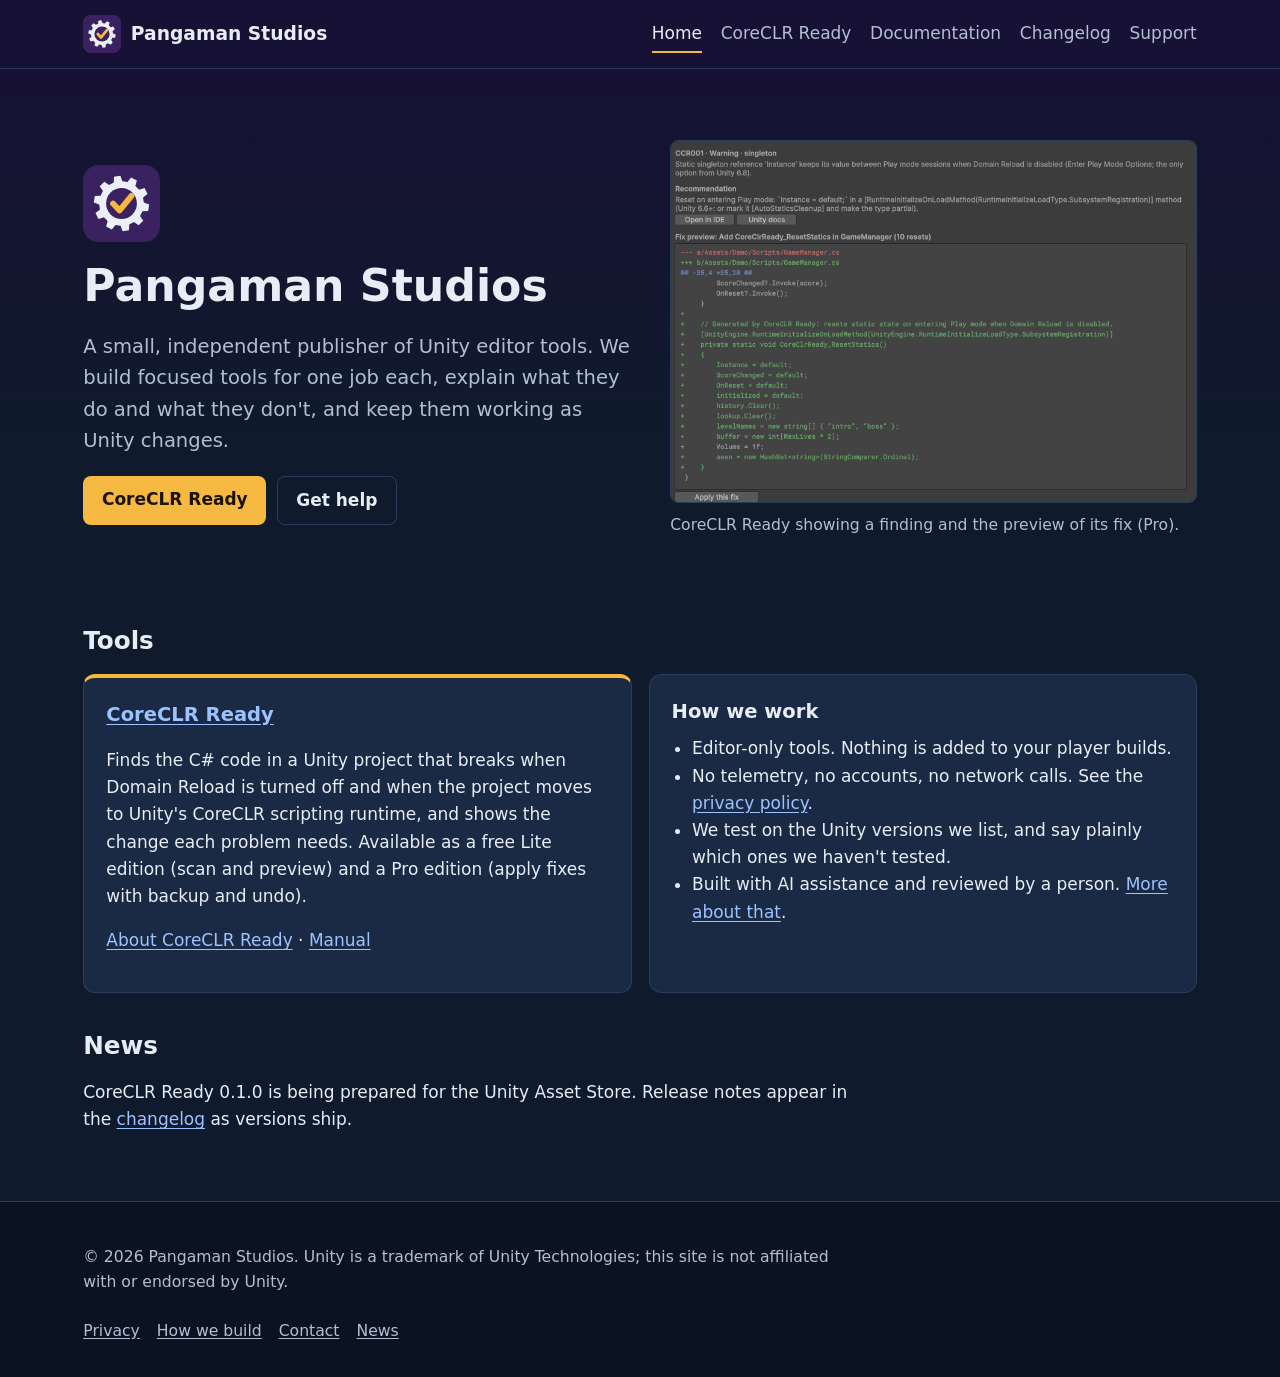
<file: index.html>
<!doctype html>
<html lang="en">
<head>
<meta charset="utf-8">
<meta name="viewport" content="width=device-width, initial-scale=1">
<title>Pangaman Studios</title>
<meta name="description" content="Pangaman Studios is a small independent publisher of Unity editor tools.">
<meta name="referrer" content="no-referrer">
<meta http-equiv="Content-Security-Policy" content="default-src 'self'; img-src 'self'; style-src 'self'; script-src 'none'; object-src 'none'; base-uri 'self'; form-action 'none'">
<link rel="icon" href="favicon.svg" type="image/svg+xml">
<link rel="stylesheet" href="assets/site.css">
</head>
<body>
<a class="skip" href="#main">Skip to content</a>
<header class="site"><div class="wrap">
<a class="brand" href="index.html"><img src="assets/img/mark.svg" alt="" width="36" height="36">Pangaman Studios</a>
<nav class="main" aria-label="Main"><ul><li><a href="index.html" aria-current="page">Home</a></li><li><a href="coreclr-ready.html">CoreCLR Ready</a></li><li><a href="docs.html">Documentation</a></li><li><a href="changelog.html">Changelog</a></li><li><a href="support.html">Support</a></li></ul></nav>
</div></header>
<main id="main"><div class="wrap">

<section class="hero">
<div>
<img class="mark" src="assets/img/mark.svg" alt="" width="72" height="72">
<h1>Pangaman Studios</h1>
<p class="lead">A small, independent publisher of Unity editor tools. We build focused tools for one job each,
explain what they do and what they don't, and keep them working as Unity changes.</p>
<div class="btns"><a class="btn" href="coreclr-ready.html">CoreCLR Ready</a><a class="btn ghost" href="support.html">Get help</a></div>
</div>
<div><figure><a href="assets/img/02-ccr001-diff-preview-dark.png"><img src="assets/img/crop-diff.png" alt="Part of the CoreCLR Ready window: a static singleton finding with a diff preview of the generated reset method and an Apply this fix button." width="872" height="600"></a><figcaption>CoreCLR Ready showing a finding and the preview of its fix (Pro).</figcaption></figure></div>
</section>

<h2>Tools</h2>
<div class="cards">
<div class="card pro">
<h3><a href="coreclr-ready.html">CoreCLR Ready</a></h3>
<p>Finds the C# code in a Unity project that breaks when Domain Reload is turned off and when the project moves to
Unity's CoreCLR scripting runtime, and shows the change each problem needs. Available as a free Lite edition
(scan and preview) and a Pro edition (apply fixes with backup and undo).</p>
<p><a href="coreclr-ready.html">About CoreCLR Ready</a> · <a href="docs.html">Manual</a></p>
</div>
<div class="card">
<h3>How we work</h3>
<ul>
<li>Editor-only tools. Nothing is added to your player builds.</li>
<li>No telemetry, no accounts, no network calls. See the <a href="privacy.html">privacy policy</a>.</li>
<li>We test on the Unity versions we list, and say plainly which ones we haven't tested.</li>
<li>Built with AI assistance and reviewed by a person. <a href="how-we-build.html">More about that</a>.</li>
</ul>
</div>
</div>

<h2>News</h2>
<p>CoreCLR Ready 0.1.0 is being prepared for the Unity Asset Store. Release notes appear in the
<a href="changelog.html">changelog</a> as versions ship.</p>

</div></main>
<footer class="site"><div class="wrap">
<p>© 2026 Pangaman Studios. Unity is a trademark of Unity Technologies; this site is not affiliated with or endorsed by Unity.</p>
<ul><li><a href="privacy.html">Privacy</a></li><li><a href="how-we-build.html">How we build</a></li><li><a href="support.html">Contact</a></li><li><a href="changelog.html">News</a></li></ul>
</div></footer>
</body>
</html>
</file>
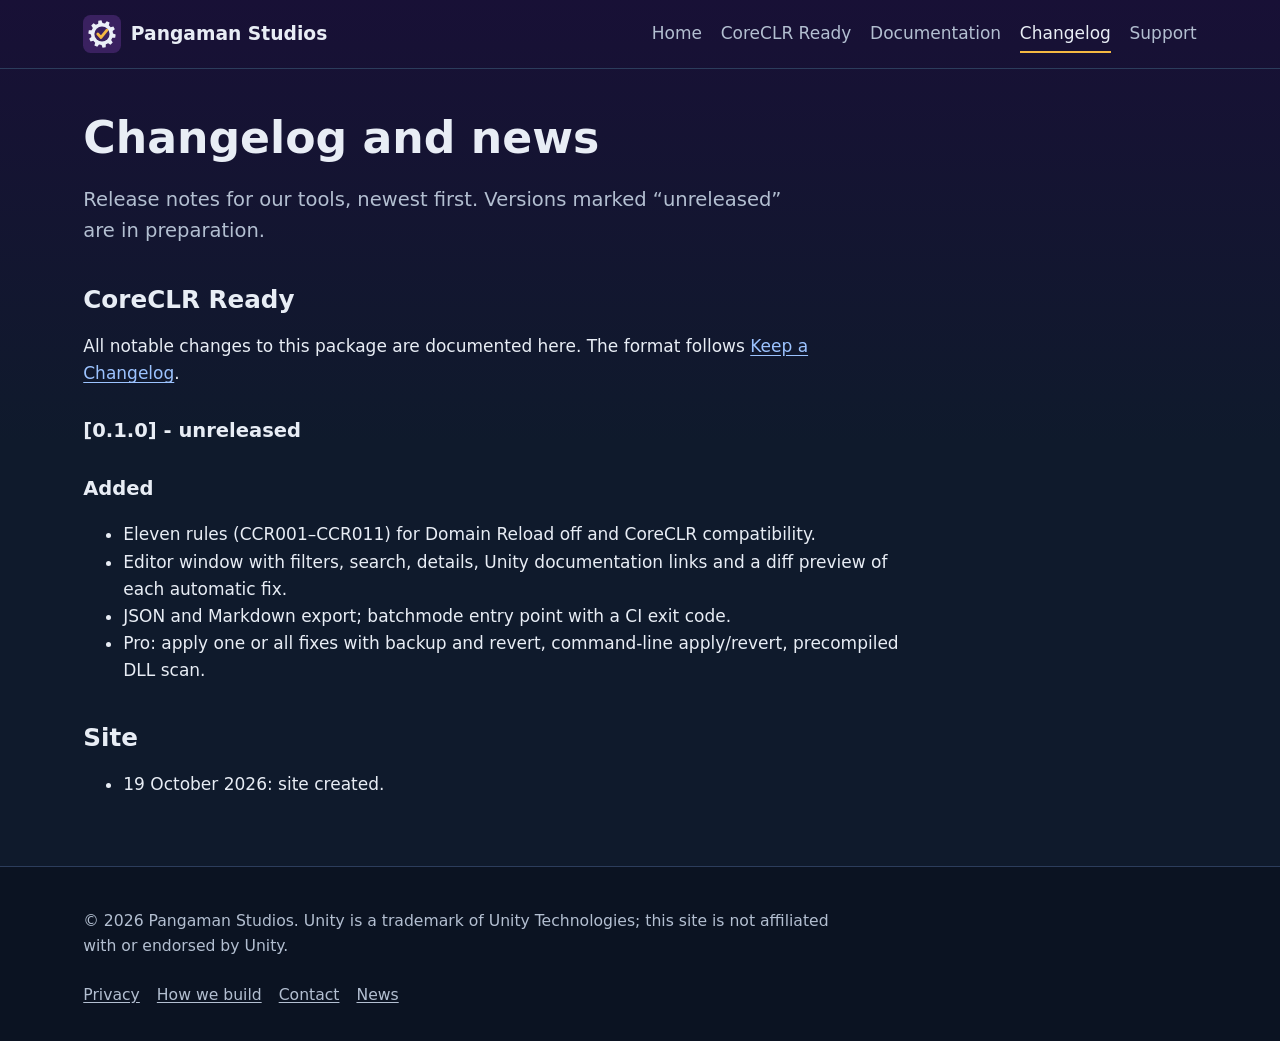
<file: changelog.html>
<!doctype html>
<html lang="en">
<head>
<meta charset="utf-8">
<meta name="viewport" content="width=device-width, initial-scale=1">
<title>Changelog · Pangaman Studios</title>
<meta name="description" content="Release notes and news for Pangaman Studios tools.">
<meta name="referrer" content="no-referrer">
<meta http-equiv="Content-Security-Policy" content="default-src 'self'; img-src 'self'; style-src 'self'; script-src 'none'; object-src 'none'; base-uri 'self'; form-action 'none'">
<link rel="icon" href="favicon.svg" type="image/svg+xml">
<link rel="stylesheet" href="assets/site.css">
</head>
<body>
<a class="skip" href="#main">Skip to content</a>
<header class="site"><div class="wrap">
<a class="brand" href="index.html"><img src="assets/img/mark.svg" alt="" width="36" height="36">Pangaman Studios</a>
<nav class="main" aria-label="Main"><ul><li><a href="index.html">Home</a></li><li><a href="coreclr-ready.html">CoreCLR Ready</a></li><li><a href="docs.html">Documentation</a></li><li><a href="changelog.html" aria-current="page">Changelog</a></li><li><a href="support.html">Support</a></li></ul></nav>
</div></header>
<main id="main"><div class="wrap">
<h1>Changelog and news</h1>
<p class="lead">Release notes for our tools, newest first. Versions marked “unreleased” are in preparation.</p>
<h2>CoreCLR Ready</h2>
<div class="prose"><p>All notable changes to this package are documented here. The format follows <a href="https://keepachangelog.com/en/1.1.0/">Keep a Changelog</a>.</p>
<h3 id="010-unreleased">[0.1.0] - unreleased</h3>
<h3 id="added">Added</h3>
<ul>
<li>Eleven rules (CCR001–CCR011) for Domain Reload off and CoreCLR compatibility.</li>
<li>Editor window with filters, search, details, Unity documentation links and a diff preview of each automatic fix.</li>
<li>JSON and Markdown export; batchmode entry point with a CI exit code.</li>
<li>Pro: apply one or all fixes with backup and revert, command-line apply/revert, precompiled DLL scan.</li>
</ul></div>
<h2>Site</h2>
<ul><li>19 October 2026: site created.</li></ul>

</div></main>
<footer class="site"><div class="wrap">
<p>© 2026 Pangaman Studios. Unity is a trademark of Unity Technologies; this site is not affiliated with or endorsed by Unity.</p>
<ul><li><a href="privacy.html">Privacy</a></li><li><a href="how-we-build.html">How we build</a></li><li><a href="support.html">Contact</a></li><li><a href="changelog.html">News</a></li></ul>
</div></footer>
</body>
</html>
</file>
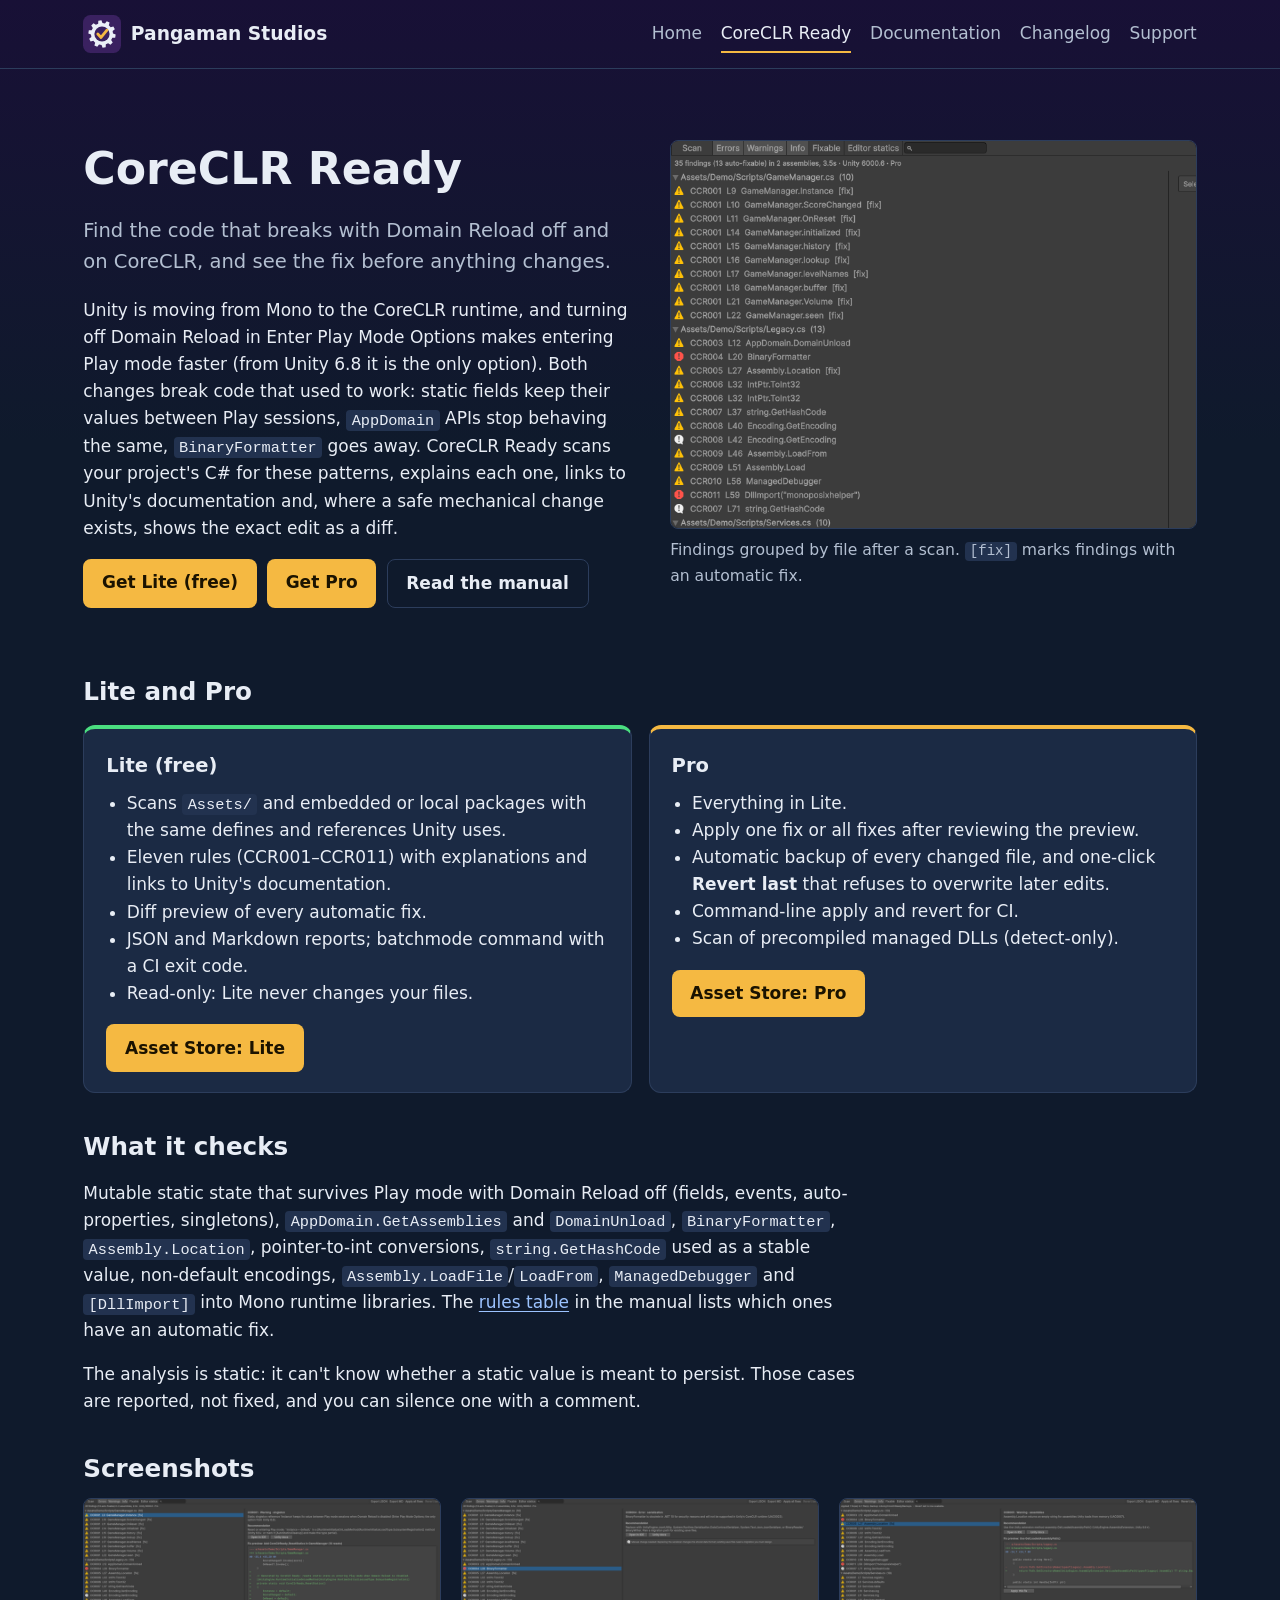
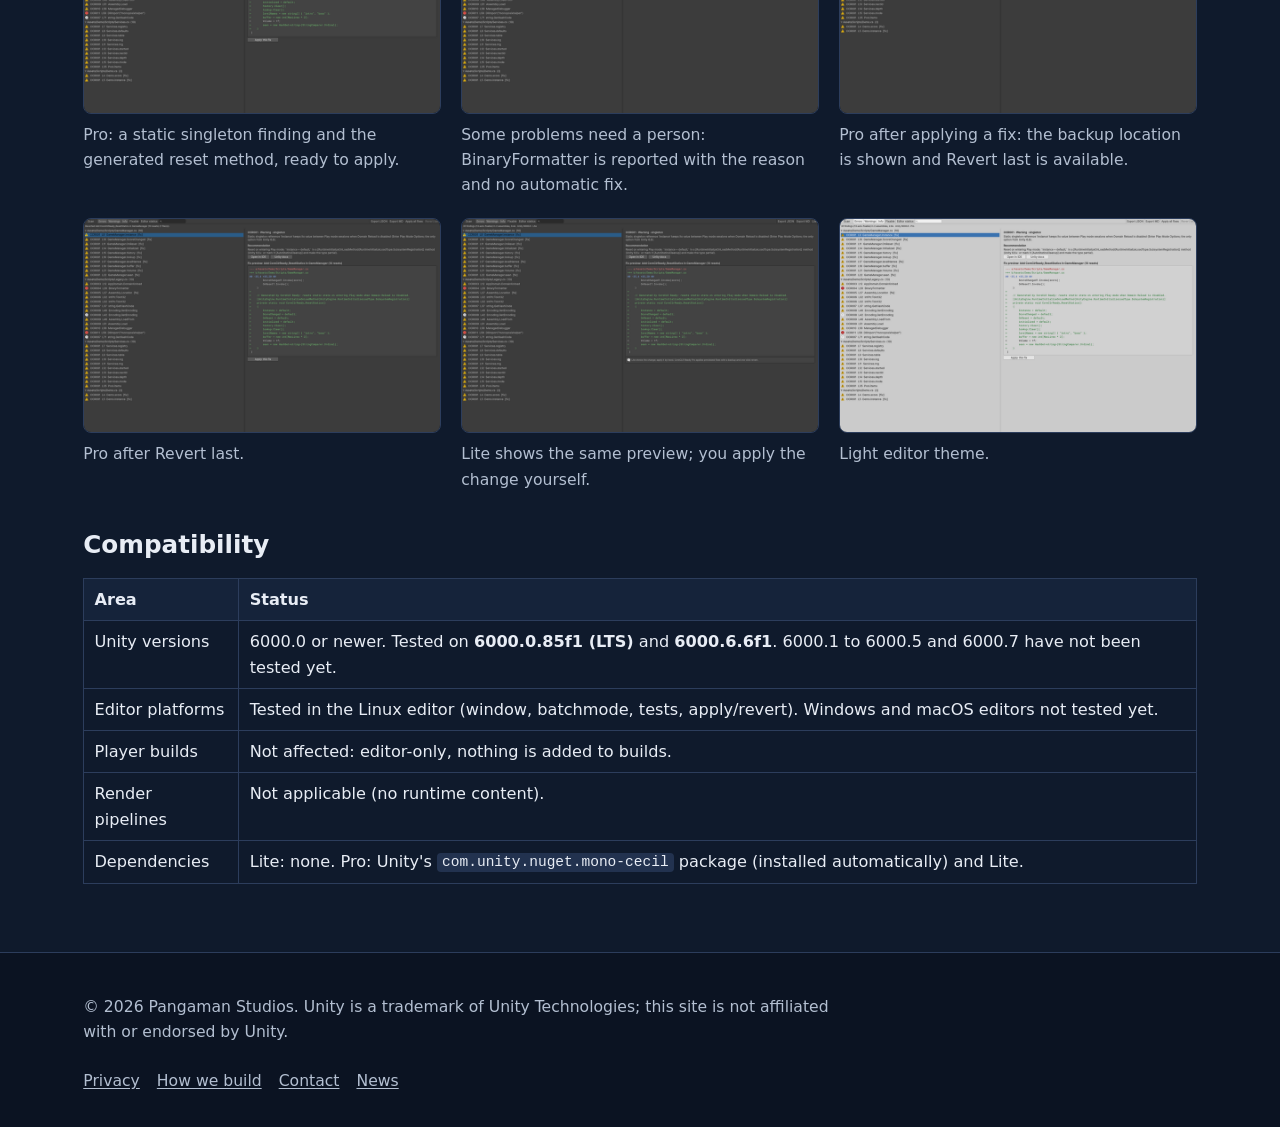
<file: coreclr-ready.html>
<!doctype html>
<html lang="en">
<head>
<meta charset="utf-8">
<meta name="viewport" content="width=device-width, initial-scale=1">
<title>CoreCLR Ready · Pangaman Studios</title>
<meta name="description" content="CoreCLR Ready finds Unity C# code that breaks with Domain Reload off and on CoreCLR, and previews the fix.">
<meta name="referrer" content="no-referrer">
<meta http-equiv="Content-Security-Policy" content="default-src 'self'; img-src 'self'; style-src 'self'; script-src 'none'; object-src 'none'; base-uri 'self'; form-action 'none'">
<link rel="icon" href="favicon.svg" type="image/svg+xml">
<link rel="stylesheet" href="assets/site.css">
</head>
<body>
<a class="skip" href="#main">Skip to content</a>
<header class="site"><div class="wrap">
<a class="brand" href="index.html"><img src="assets/img/mark.svg" alt="" width="36" height="36">Pangaman Studios</a>
<nav class="main" aria-label="Main"><ul><li><a href="index.html">Home</a></li><li><a href="coreclr-ready.html" aria-current="page">CoreCLR Ready</a></li><li><a href="docs.html">Documentation</a></li><li><a href="changelog.html">Changelog</a></li><li><a href="support.html">Support</a></li></ul></nav>
</div></header>
<main id="main"><div class="wrap">

<section class="hero">
<div>
<h1>CoreCLR Ready</h1>
<p class="lead">Find the code that breaks with Domain Reload off and on CoreCLR, and see the fix before anything changes.</p>
<p>Unity is moving from Mono to the CoreCLR runtime, and turning off Domain Reload in Enter Play Mode Options
makes entering Play mode faster (from Unity 6.8 it is the only option). Both changes break code that used to work: static fields
keep their values between Play sessions, <code>AppDomain</code> APIs stop behaving the same, <code>BinaryFormatter</code>
goes away. CoreCLR Ready scans your project's C# for these patterns, explains each one, links to Unity's
documentation and, where a safe mechanical change exists, shows the exact edit as a diff.</p>
<div class="btns"><a class="btn" href="https://assetstore.unity.com/">Get Lite (free)</a><a class="btn" href="https://assetstore.unity.com/">Get Pro</a><a class="btn ghost" href="docs.html">Read the manual</a></div>
</div>
<div><figure><a href="assets/img/01-findings-list-dark.png"><img src="assets/img/crop-list.png" alt="Findings list grouped by file after a scan of a demo project, with warning and error icons and [fix] tags." width="760" height="560"></a><figcaption>Findings grouped by file after a scan. <code>[fix]</code> marks findings with an automatic fix.</figcaption></figure></div>
</section>

<h2>Lite and Pro</h2>
<div class="cards">
<div class="card lite">
<h3>Lite (free)</h3>
<ul>
<li>Scans <code>Assets/</code> and embedded or local packages with the same defines and references Unity uses.</li>
<li>Eleven rules (CCR001–CCR011) with explanations and links to Unity's documentation.</li>
<li>Diff preview of every automatic fix.</li>
<li>JSON and Markdown reports; batchmode command with a CI exit code.</li>
<li>Read-only: Lite never changes your files.</li>
</ul>
<a class="btn" href="https://assetstore.unity.com/">Asset Store: Lite</a>
</div>
<div class="card pro">
<h3>Pro</h3>
<ul>
<li>Everything in Lite.</li>
<li>Apply one fix or all fixes after reviewing the preview.</li>
<li>Automatic backup of every changed file, and one-click <strong>Revert last</strong> that refuses to overwrite later edits.</li>
<li>Command-line apply and revert for CI.</li>
<li>Scan of precompiled managed DLLs (detect-only).</li>
</ul>
<a class="btn" href="https://assetstore.unity.com/">Asset Store: Pro</a>
</div>
</div>

<h2>What it checks</h2>
<p>Mutable static state that survives Play mode with Domain Reload off (fields, events, auto-properties,
singletons), <code>AppDomain.GetAssemblies</code> and <code>DomainUnload</code>, <code>BinaryFormatter</code>,
<code>Assembly.Location</code>, pointer-to-int conversions, <code>string.GetHashCode</code> used as a stable value,
non-default encodings, <code>Assembly.LoadFile</code>/<code>LoadFrom</code>, <code>ManagedDebugger</code> and
<code>[DllImport]</code> into Mono runtime libraries. The <a href="docs.html#4-rules">rules table</a> in the manual
lists which ones have an automatic fix.</p>
<p>The analysis is static: it can't know whether a static value is meant to persist. Those cases are reported, not
fixed, and you can silence one with a comment.</p>

<h2>Screenshots</h2>
<div class="shots">
<figure><a href="assets/img/02-ccr001-diff-preview-dark.png"><img src="assets/img/02-ccr001-diff-preview-dark-800.png" alt="A static singleton finding with the diff preview of a generated reset method and the Apply this fix button." width="800" height="480" loading="lazy"></a><figcaption>Pro: a static singleton finding and the generated reset method, ready to apply.</figcaption></figure>
<figure><a href="assets/img/03-ccr004-manual-change-dark.png"><img src="assets/img/03-ccr004-manual-change-dark-800.png" alt="A BinaryFormatter error with the recommendation and a note that a manual change is needed." width="800" height="480" loading="lazy"></a><figcaption>Some problems need a person: BinaryFormatter is reported with the reason and no automatic fix.</figcaption></figure>
<figure><a href="assets/img/04-pro-after-apply-dark.png"><img src="assets/img/04-pro-after-apply-dark-800.png" alt="The window after applying a fix: the status line names the backup folder and Revert last is enabled." width="800" height="480" loading="lazy"></a><figcaption>Pro after applying a fix: the backup location is shown and Revert last is available.</figcaption></figure>
<figure><a href="assets/img/05-pro-after-revert-dark.png"><img src="assets/img/05-pro-after-revert-dark-800.png" alt="The window after Revert last: the status line reports the reverted fix and the findings are back." width="800" height="480" loading="lazy"></a><figcaption>Pro after Revert last.</figcaption></figure>
<figure><a href="assets/img/06-lite-diff-preview-dark.png"><img src="assets/img/06-lite-diff-preview-dark-800.png" alt="Lite showing the same diff preview with a note that Lite does not apply changes." width="800" height="480" loading="lazy"></a><figcaption>Lite shows the same preview; you apply the change yourself.</figcaption></figure>
<figure><a href="assets/img/07-ccr001-diff-preview-light.png"><img src="assets/img/07-ccr001-diff-preview-light-800.png" alt="The window in Unity&#x27;s light editor theme." width="800" height="480" loading="lazy"></a><figcaption>Light editor theme.</figcaption></figure>
</div>

<h2>Compatibility</h2>
<table>
<thead><tr><th scope="col">Area</th><th scope="col">Status</th></tr></thead>
<tbody>
<tr><td>Unity versions</td><td>6000.0 or newer. Tested on <strong>6000.0.85f1 (LTS)</strong> and <strong>6000.6.6f1</strong>.
6000.1 to 6000.5 and 6000.7 have not been tested yet.</td></tr>
<tr><td>Editor platforms</td><td>Tested in the Linux editor (window, batchmode, tests, apply/revert). Windows and macOS editors not tested yet.</td></tr>
<tr><td>Player builds</td><td>Not affected: editor-only, nothing is added to builds.</td></tr>
<tr><td>Render pipelines</td><td>Not applicable (no runtime content).</td></tr>
<tr><td>Dependencies</td><td>Lite: none. Pro: Unity's <code>com.unity.nuget.mono-cecil</code> package (installed automatically) and Lite.</td></tr>
</tbody>
</table>

</div></main>
<footer class="site"><div class="wrap">
<p>© 2026 Pangaman Studios. Unity is a trademark of Unity Technologies; this site is not affiliated with or endorsed by Unity.</p>
<ul><li><a href="privacy.html">Privacy</a></li><li><a href="how-we-build.html">How we build</a></li><li><a href="support.html">Contact</a></li><li><a href="changelog.html">News</a></li></ul>
</div></footer>
</body>
</html>
</file>
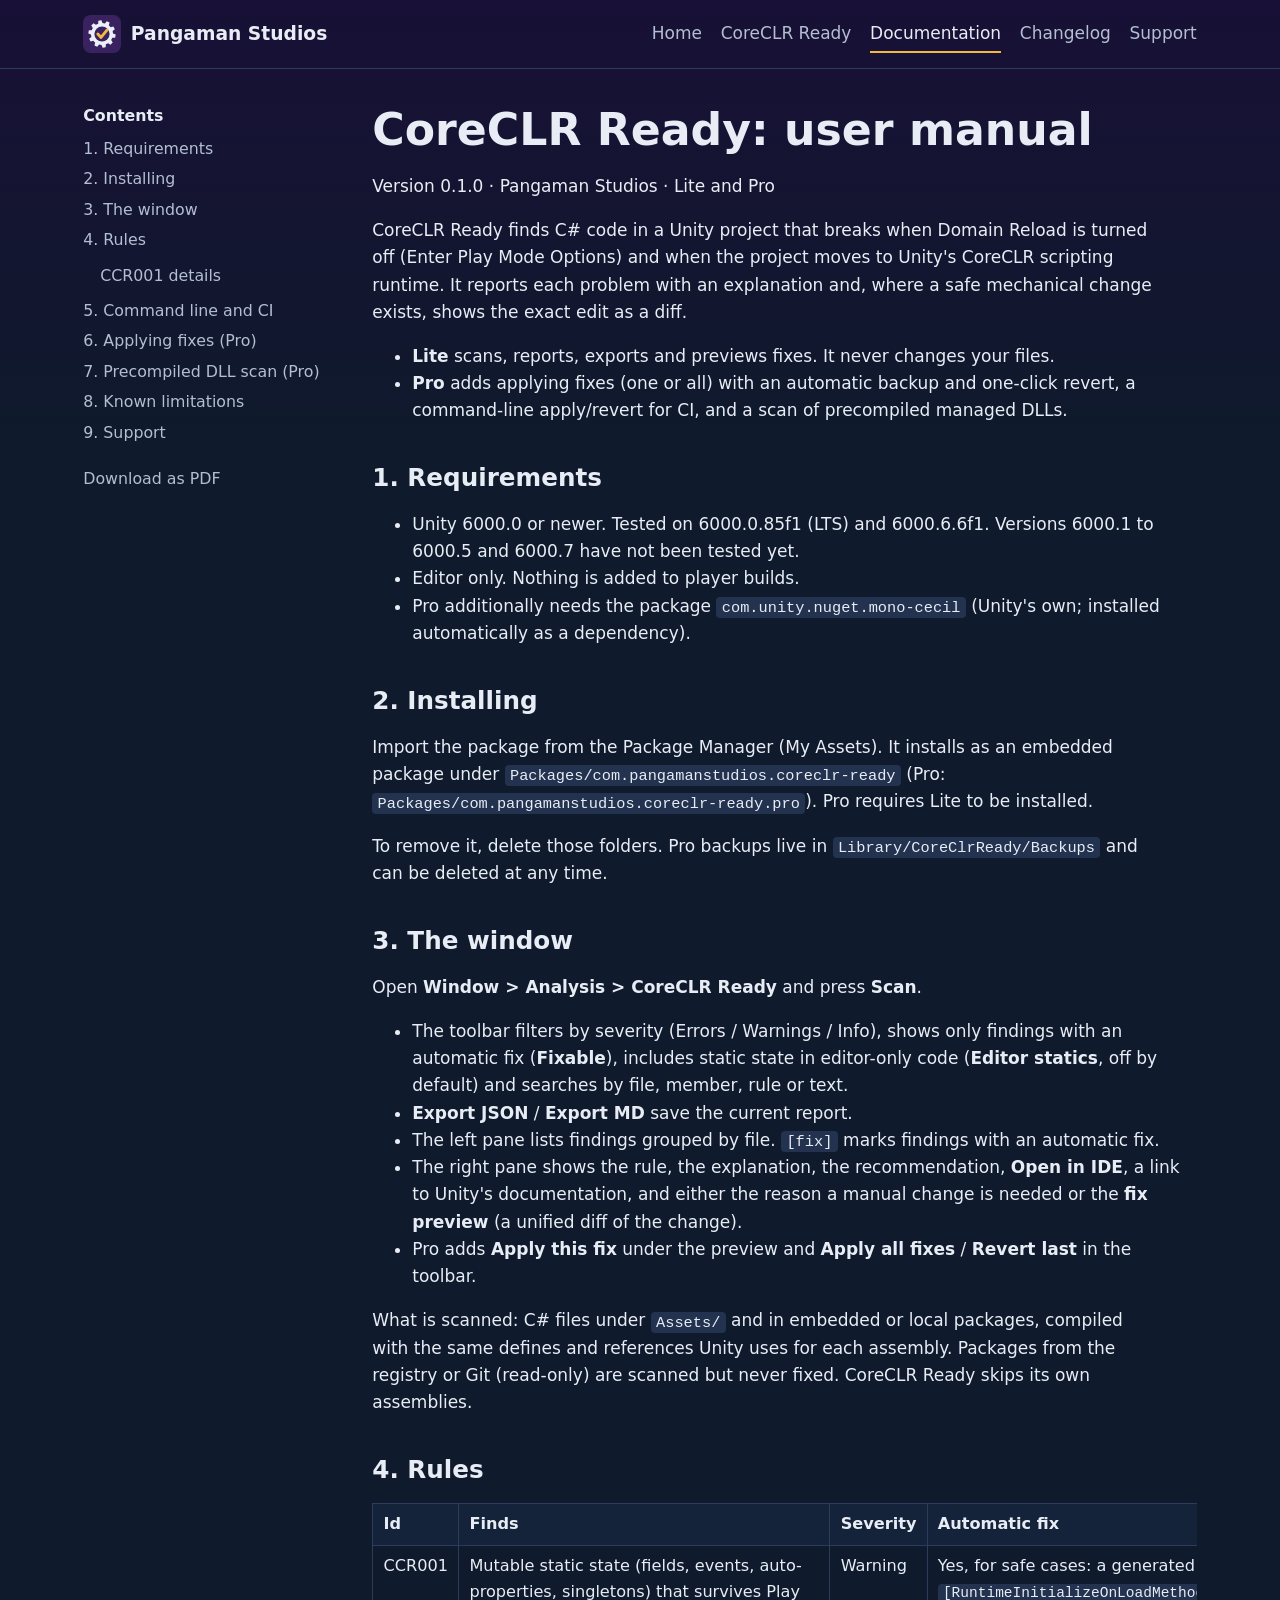
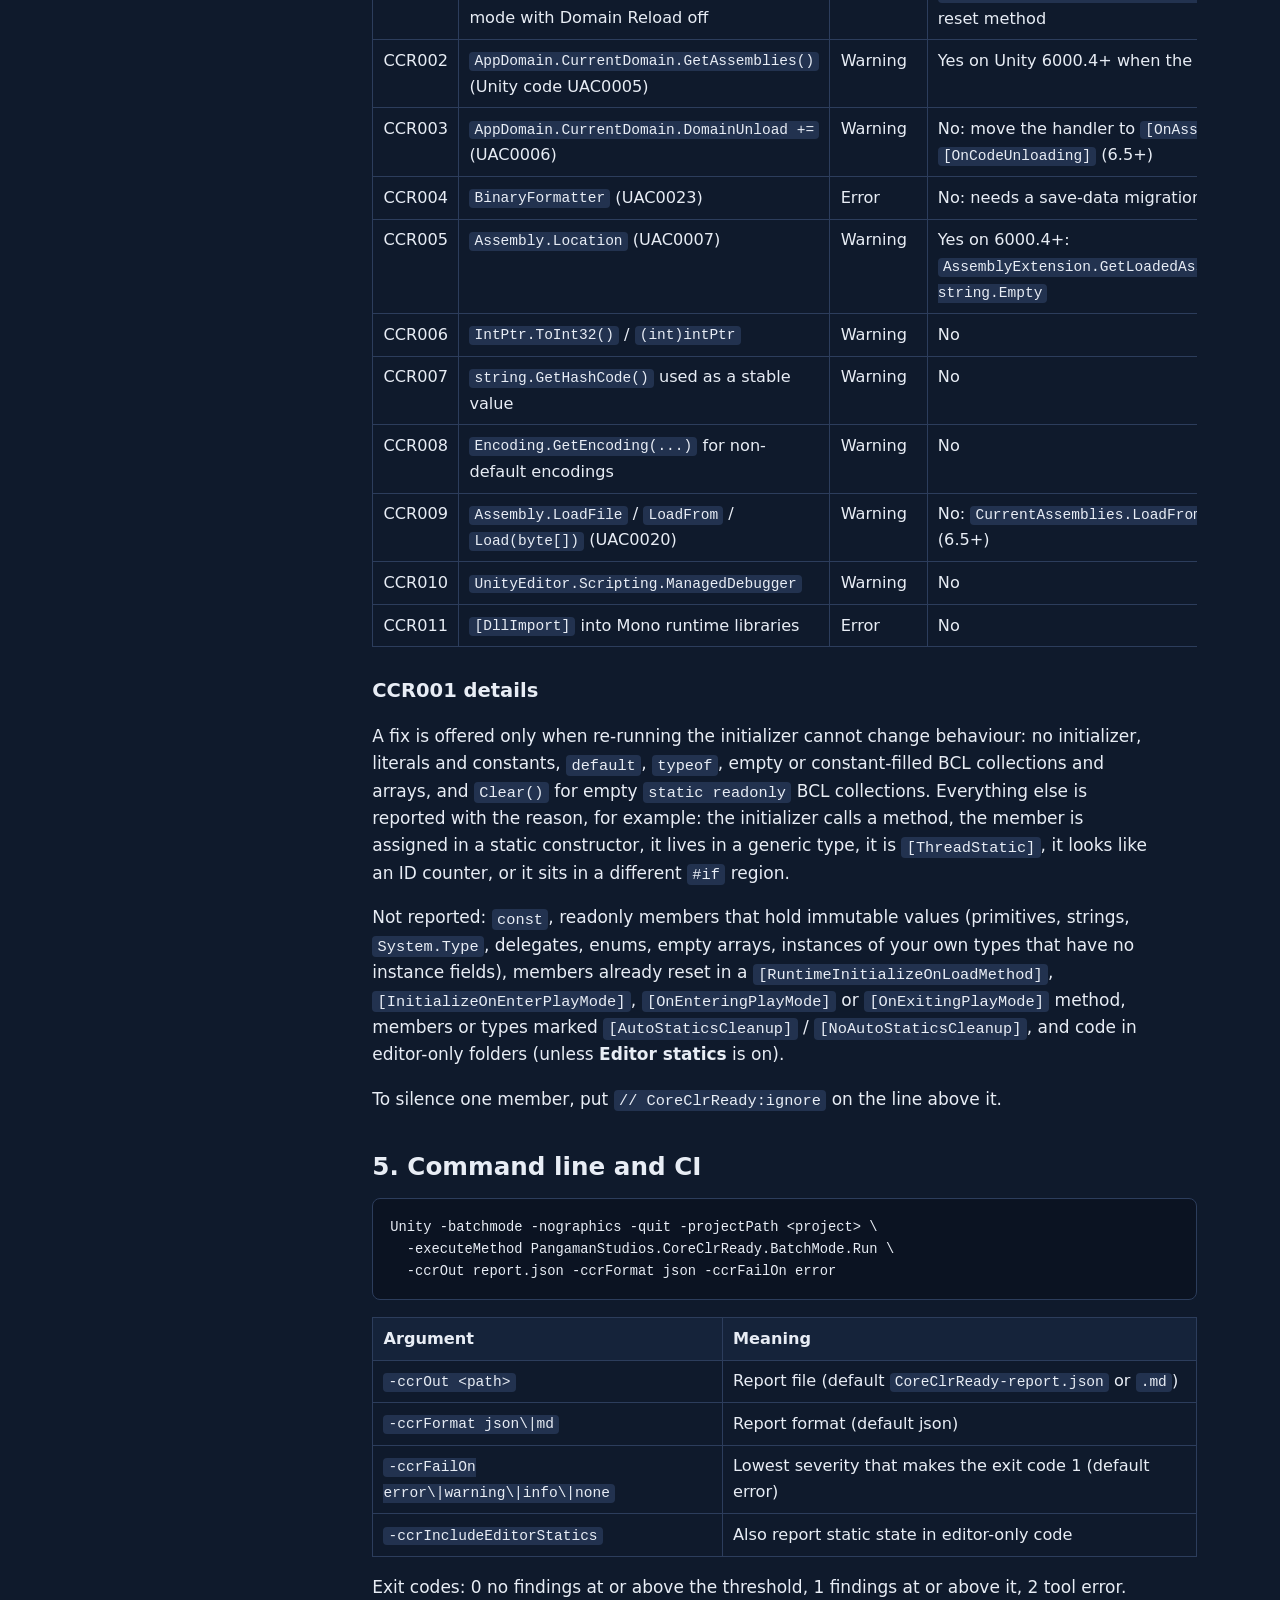
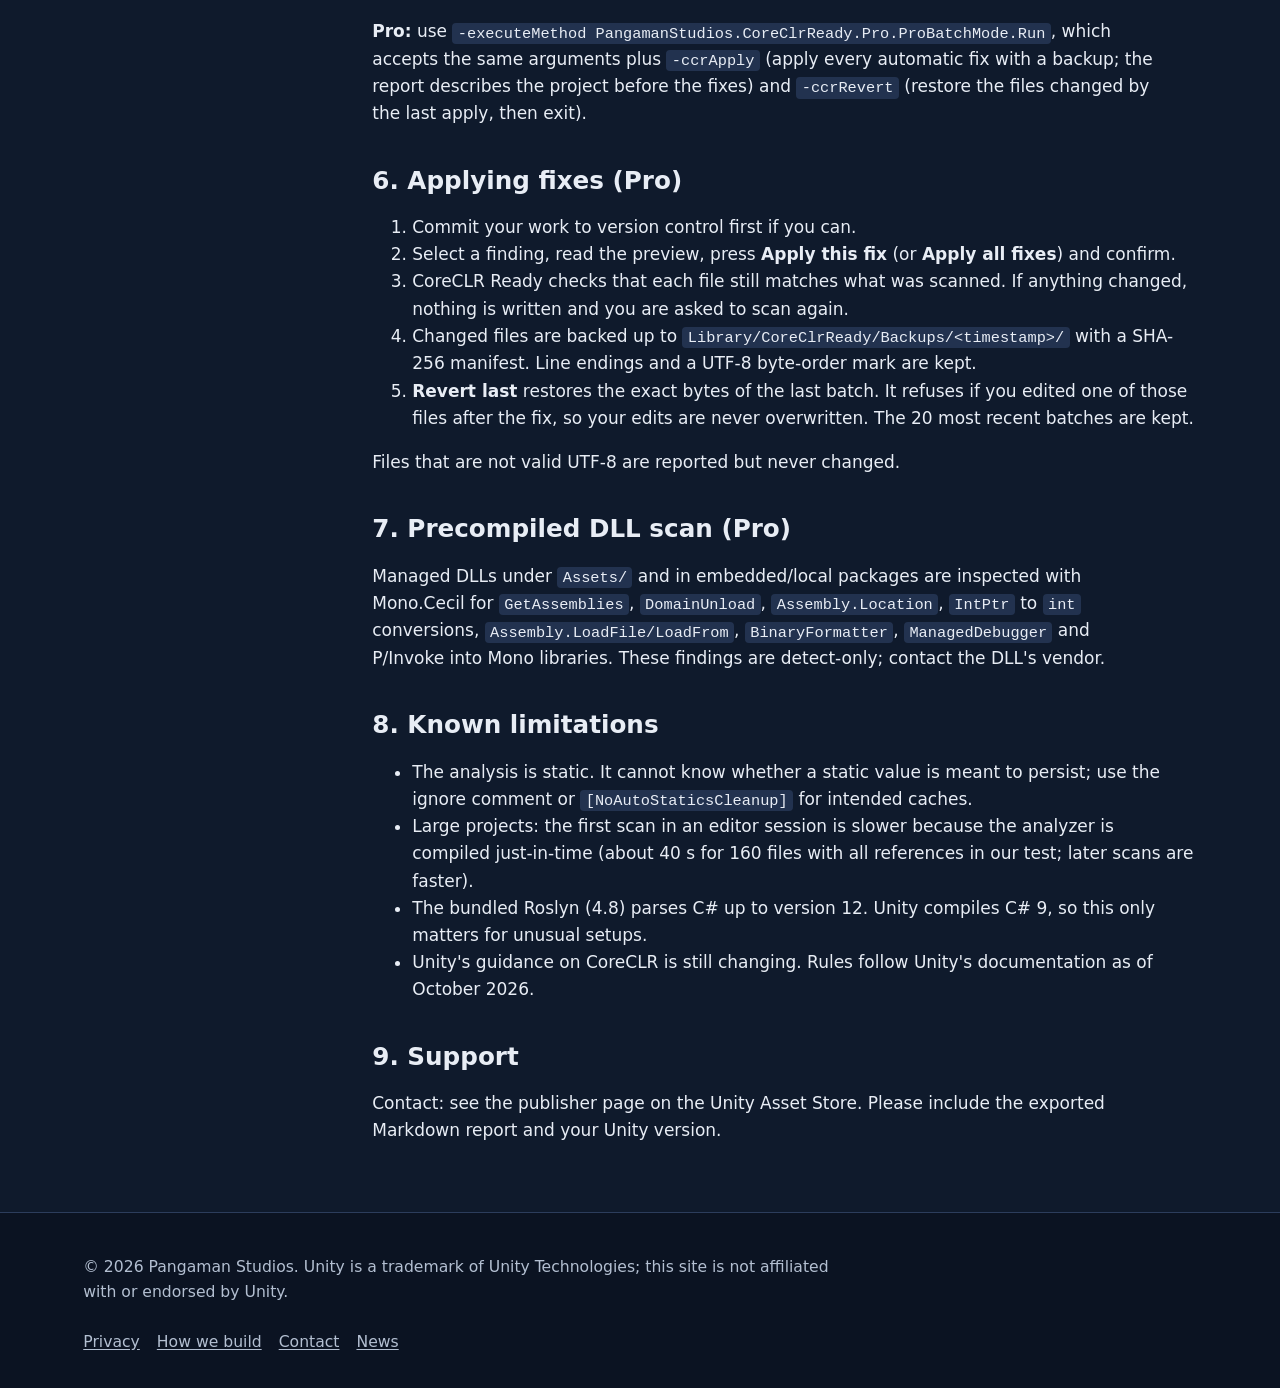
<file: docs.html>
<!doctype html>
<html lang="en">
<head>
<meta charset="utf-8">
<meta name="viewport" content="width=device-width, initial-scale=1">
<title>CoreCLR Ready manual · Pangaman Studios</title>
<meta name="description" content="User manual for CoreCLR Ready Lite and Pro.">
<meta name="referrer" content="no-referrer">
<meta http-equiv="Content-Security-Policy" content="default-src 'self'; img-src 'self'; style-src 'self'; script-src 'none'; object-src 'none'; base-uri 'self'; form-action 'none'">
<link rel="icon" href="favicon.svg" type="image/svg+xml">
<link rel="stylesheet" href="assets/site.css">
</head>
<body>
<a class="skip" href="#main">Skip to content</a>
<header class="site"><div class="wrap">
<a class="brand" href="index.html"><img src="assets/img/mark.svg" alt="" width="36" height="36">Pangaman Studios</a>
<nav class="main" aria-label="Main"><ul><li><a href="index.html">Home</a></li><li><a href="coreclr-ready.html">CoreCLR Ready</a></li><li><a href="docs.html" aria-current="page">Documentation</a></li><li><a href="changelog.html">Changelog</a></li><li><a href="support.html">Support</a></li></ul></nav>
</div></header>
<main id="main"><div class="wrap">
<div class="doc">
<nav class="toc" aria-label="Manual contents"><strong>Contents</strong><div class="toc">
<ul>
<li><a href="#1-requirements">1. Requirements</a></li>
<li><a href="#2-installing">2. Installing</a></li>
<li><a href="#3-the-window">3. The window</a></li>
<li><a href="#4-rules">4. Rules</a><ul>
<li><a href="#ccr001-details">CCR001 details</a></li>
</ul>
</li>
<li><a href="#5-command-line-and-ci">5. Command line and CI</a></li>
<li><a href="#6-applying-fixes-pro">6. Applying fixes (Pro)</a></li>
<li><a href="#7-precompiled-dll-scan-pro">7. Precompiled DLL scan (Pro)</a></li>
<li><a href="#8-known-limitations">8. Known limitations</a></li>
<li><a href="#9-support">9. Support</a></li>
</ul>
</div>
<p><a href="assets/coreclr-ready-manual.pdf">Download as PDF</a></p></nav>
<article class="prose"><h1 id="coreclr-ready-user-manual">CoreCLR Ready: user manual</h1>
<p>Version 0.1.0 · Pangaman Studios · Lite and Pro</p>
<p>CoreCLR Ready finds C# code in a Unity project that breaks when Domain Reload is turned off (Enter Play Mode
Options) and when the project moves to Unity's CoreCLR scripting runtime. It reports each problem with an
explanation and, where a safe mechanical change exists, shows the exact edit as a diff.</p>
<ul>
<li><strong>Lite</strong> scans, reports, exports and previews fixes. It never changes your files.</li>
<li><strong>Pro</strong> adds applying fixes (one or all) with an automatic backup and one-click revert, a command-line apply/revert
  for CI, and a scan of precompiled managed DLLs.</li>
</ul>
<h2 id="1-requirements">1. Requirements</h2>
<ul>
<li>Unity 6000.0 or newer. Tested on 6000.0.85f1 (LTS) and 6000.6.6f1. Versions 6000.1 to 6000.5 and 6000.7 have not been tested yet.</li>
<li>Editor only. Nothing is added to player builds.</li>
<li>Pro additionally needs the package <code>com.unity.nuget.mono-cecil</code> (Unity's own; installed automatically as a dependency).</li>
</ul>
<h2 id="2-installing">2. Installing</h2>
<p>Import the package from the Package Manager (My Assets). It installs as an embedded package under
<code>Packages/com.pangamanstudios.coreclr-ready</code> (Pro: <code>Packages/com.pangamanstudios.coreclr-ready.pro</code>).
Pro requires Lite to be installed.</p>
<p>To remove it, delete those folders. Pro backups live in <code>Library/CoreClrReady/Backups</code> and can be deleted at any time.</p>
<h2 id="3-the-window">3. The window</h2>
<p>Open <strong>Window &gt; Analysis &gt; CoreCLR Ready</strong> and press <strong>Scan</strong>.</p>
<ul>
<li>The toolbar filters by severity (Errors / Warnings / Info), shows only findings with an automatic fix (<strong>Fixable</strong>),
  includes static state in editor-only code (<strong>Editor statics</strong>, off by default) and searches by file, member, rule or text.</li>
<li><strong>Export JSON</strong> / <strong>Export MD</strong> save the current report.</li>
<li>The left pane lists findings grouped by file. <code>[fix]</code> marks findings with an automatic fix.</li>
<li>The right pane shows the rule, the explanation, the recommendation, <strong>Open in IDE</strong>, a link to Unity's documentation,
  and either the reason a manual change is needed or the <strong>fix preview</strong> (a unified diff of the change).</li>
<li>Pro adds <strong>Apply this fix</strong> under the preview and <strong>Apply all fixes</strong> / <strong>Revert last</strong> in the toolbar.</li>
</ul>
<p>What is scanned: C# files under <code>Assets/</code> and in embedded or local packages, compiled with the same defines and
references Unity uses for each assembly. Packages from the registry or Git (read-only) are scanned but never fixed.
CoreCLR Ready skips its own assemblies.</p>
<h2 id="4-rules">4. Rules</h2>
<table>
<thead>
<tr>
<th>Id</th>
<th>Finds</th>
<th>Severity</th>
<th>Automatic fix</th>
</tr>
</thead>
<tbody>
<tr>
<td>CCR001</td>
<td>Mutable static state (fields, events, auto-properties, singletons) that survives Play mode with Domain Reload off</td>
<td>Warning</td>
<td>Yes, for safe cases: a generated <code>[RuntimeInitializeOnLoadMethod(SubsystemRegistration)]</code> reset method</td>
</tr>
<tr>
<td>CCR002</td>
<td><code>AppDomain.CurrentDomain.GetAssemblies()</code> (Unity code UAC0005)</td>
<td>Warning</td>
<td>Yes on Unity 6000.4+ when the result is only enumerated</td>
</tr>
<tr>
<td>CCR003</td>
<td><code>AppDomain.CurrentDomain.DomainUnload +=</code> (UAC0006)</td>
<td>Warning</td>
<td>No: move the handler to <code>[OnAssemblyUnloading]</code> / <code>[OnCodeUnloading]</code> (6.5+)</td>
</tr>
<tr>
<td>CCR004</td>
<td><code>BinaryFormatter</code> (UAC0023)</td>
<td>Error</td>
<td>No: needs a save-data migration</td>
</tr>
<tr>
<td>CCR005</td>
<td><code>Assembly.Location</code> (UAC0007)</td>
<td>Warning</td>
<td>Yes on 6000.4+: <code>AssemblyExtension.GetLoadedAssemblyPath(a) ?? string.Empty</code></td>
</tr>
<tr>
<td>CCR006</td>
<td><code>IntPtr.ToInt32()</code> / <code>(int)intPtr</code></td>
<td>Warning</td>
<td>No</td>
</tr>
<tr>
<td>CCR007</td>
<td><code>string.GetHashCode()</code> used as a stable value</td>
<td>Warning</td>
<td>No</td>
</tr>
<tr>
<td>CCR008</td>
<td><code>Encoding.GetEncoding(...)</code> for non-default encodings</td>
<td>Warning</td>
<td>No</td>
</tr>
<tr>
<td>CCR009</td>
<td><code>Assembly.LoadFile</code> / <code>LoadFrom</code> / <code>Load(byte[])</code> (UAC0020)</td>
<td>Warning</td>
<td>No: <code>CurrentAssemblies.LoadFromPath</code> / <code>LoadFromBytes</code> (6.5+)</td>
</tr>
<tr>
<td>CCR010</td>
<td><code>UnityEditor.Scripting.ManagedDebugger</code></td>
<td>Warning</td>
<td>No</td>
</tr>
<tr>
<td>CCR011</td>
<td><code>[DllImport]</code> into Mono runtime libraries</td>
<td>Error</td>
<td>No</td>
</tr>
</tbody>
</table>
<h3 id="ccr001-details">CCR001 details</h3>
<p>A fix is offered only when re-running the initializer cannot change behaviour: no initializer, literals and
constants, <code>default</code>, <code>typeof</code>, empty or constant-filled BCL collections and arrays, and <code>Clear()</code> for
empty <code>static readonly</code> BCL collections. Everything else is reported with the reason, for example: the initializer
calls a method, the member is assigned in a static constructor, it lives in a generic type, it is <code>[ThreadStatic]</code>,
it looks like an ID counter, or it sits in a different <code>#if</code> region.</p>
<p>Not reported: <code>const</code>, readonly members that hold immutable values (primitives, strings, <code>System.Type</code>, delegates,
enums, empty arrays, instances of your own types that have no instance fields), members already reset in a
<code>[RuntimeInitializeOnLoadMethod]</code>, <code>[InitializeOnEnterPlayMode]</code>, <code>[OnEnteringPlayMode]</code> or <code>[OnExitingPlayMode]</code>
method, members or types marked <code>[AutoStaticsCleanup]</code> / <code>[NoAutoStaticsCleanup]</code>, and code in editor-only folders
(unless <strong>Editor statics</strong> is on).</p>
<p>To silence one member, put <code>// CoreClrReady:ignore</code> on the line above it.</p>
<h2 id="5-command-line-and-ci">5. Command line and CI</h2>
<pre><code>Unity -batchmode -nographics -quit -projectPath &lt;project&gt; \
  -executeMethod PangamanStudios.CoreClrReady.BatchMode.Run \
  -ccrOut report.json -ccrFormat json -ccrFailOn error
</code></pre>
<table>
<thead>
<tr>
<th>Argument</th>
<th>Meaning</th>
</tr>
</thead>
<tbody>
<tr>
<td><code>-ccrOut &lt;path&gt;</code></td>
<td>Report file (default <code>CoreClrReady-report.json</code> or <code>.md</code>)</td>
</tr>
<tr>
<td><code>-ccrFormat json\|md</code></td>
<td>Report format (default json)</td>
</tr>
<tr>
<td><code>-ccrFailOn error\|warning\|info\|none</code></td>
<td>Lowest severity that makes the exit code 1 (default error)</td>
</tr>
<tr>
<td><code>-ccrIncludeEditorStatics</code></td>
<td>Also report static state in editor-only code</td>
</tr>
</tbody>
</table>
<p>Exit codes: 0 no findings at or above the threshold, 1 findings at or above it, 2 tool error.</p>
<p><strong>Pro:</strong> use <code>-executeMethod PangamanStudios.CoreClrReady.Pro.ProBatchMode.Run</code>, which accepts the same arguments plus
<code>-ccrApply</code> (apply every automatic fix with a backup; the report describes the project before the fixes) and
<code>-ccrRevert</code> (restore the files changed by the last apply, then exit).</p>
<h2 id="6-applying-fixes-pro">6. Applying fixes (Pro)</h2>
<ol>
<li>Commit your work to version control first if you can.</li>
<li>Select a finding, read the preview, press <strong>Apply this fix</strong> (or <strong>Apply all fixes</strong>) and confirm.</li>
<li>CoreCLR Ready checks that each file still matches what was scanned. If anything changed, nothing is written and
   you are asked to scan again.</li>
<li>Changed files are backed up to <code>Library/CoreClrReady/Backups/&lt;timestamp&gt;/</code> with a SHA-256 manifest. Line endings and
   a UTF-8 byte-order mark are kept.</li>
<li><strong>Revert last</strong> restores the exact bytes of the last batch. It refuses if you edited one of those files after the fix,
   so your edits are never overwritten. The 20 most recent batches are kept.</li>
</ol>
<p>Files that are not valid UTF-8 are reported but never changed.</p>
<h2 id="7-precompiled-dll-scan-pro">7. Precompiled DLL scan (Pro)</h2>
<p>Managed DLLs under <code>Assets/</code> and in embedded/local packages are inspected with Mono.Cecil for <code>GetAssemblies</code>,
<code>DomainUnload</code>, <code>Assembly.Location</code>, <code>IntPtr</code> to <code>int</code> conversions, <code>Assembly.LoadFile/LoadFrom</code>, <code>BinaryFormatter</code>,
<code>ManagedDebugger</code> and P/Invoke into Mono libraries. These findings are detect-only; contact the DLL's vendor.</p>
<h2 id="8-known-limitations">8. Known limitations</h2>
<ul>
<li>The analysis is static. It cannot know whether a static value is meant to persist; use the ignore comment or
  <code>[NoAutoStaticsCleanup]</code> for intended caches.</li>
<li>Large projects: the first scan in an editor session is slower because the analyzer is compiled just-in-time
  (about 40 s for 160 files with all references in our test; later scans are faster).</li>
<li>The bundled Roslyn (4.8) parses C# up to version 12. Unity compiles C# 9, so this only matters for unusual setups.</li>
<li>Unity's guidance on CoreCLR is still changing. Rules follow Unity's documentation as of October 2026.</li>
</ul>
<h2 id="9-support">9. Support</h2>
<p>Contact: see the publisher page on the Unity Asset Store. Please include the exported Markdown report and your Unity
version.</p></article>
</div>
</div></main>
<footer class="site"><div class="wrap">
<p>© 2026 Pangaman Studios. Unity is a trademark of Unity Technologies; this site is not affiliated with or endorsed by Unity.</p>
<ul><li><a href="privacy.html">Privacy</a></li><li><a href="how-we-build.html">How we build</a></li><li><a href="support.html">Contact</a></li><li><a href="changelog.html">News</a></li></ul>
</div></footer>
</body>
</html>
</file>
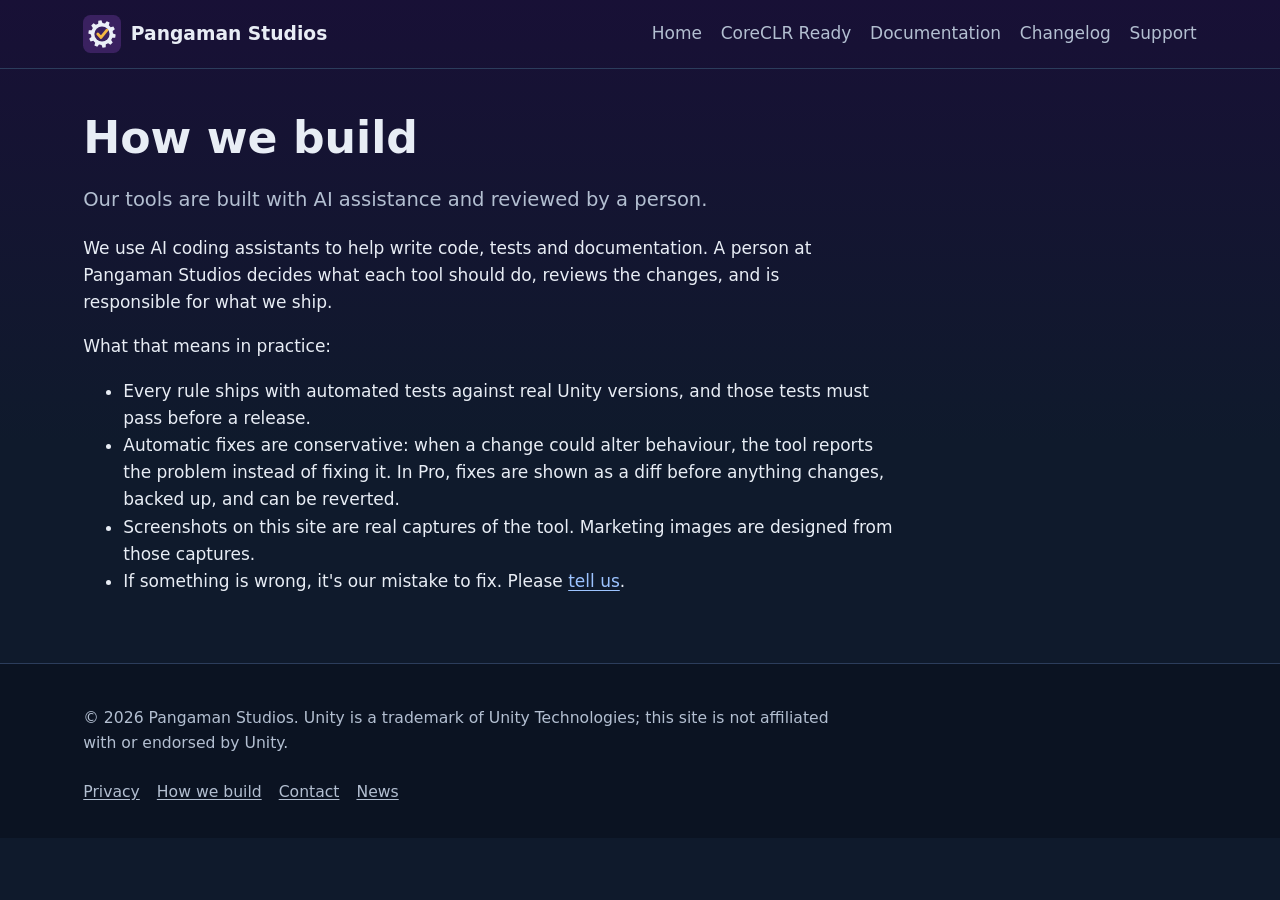
<file: how-we-build.html>
<!doctype html>
<html lang="en">
<head>
<meta charset="utf-8">
<meta name="viewport" content="width=device-width, initial-scale=1">
<title>How we build · Pangaman Studios</title>
<meta name="description" content="Pangaman Studios tools are built with AI assistance and reviewed by a person.">
<meta name="referrer" content="no-referrer">
<meta http-equiv="Content-Security-Policy" content="default-src 'self'; img-src 'self'; style-src 'self'; script-src 'none'; object-src 'none'; base-uri 'self'; form-action 'none'">
<link rel="icon" href="favicon.svg" type="image/svg+xml">
<link rel="stylesheet" href="assets/site.css">
</head>
<body>
<a class="skip" href="#main">Skip to content</a>
<header class="site"><div class="wrap">
<a class="brand" href="index.html"><img src="assets/img/mark.svg" alt="" width="36" height="36">Pangaman Studios</a>
<nav class="main" aria-label="Main"><ul><li><a href="index.html">Home</a></li><li><a href="coreclr-ready.html">CoreCLR Ready</a></li><li><a href="docs.html">Documentation</a></li><li><a href="changelog.html">Changelog</a></li><li><a href="support.html">Support</a></li></ul></nav>
</div></header>
<main id="main"><div class="wrap">
<h1>How we build</h1>
<p class="lead">Our tools are built with AI assistance and reviewed by a person.</p>
<p>We use AI coding assistants to help write code, tests and documentation. A person at Pangaman Studios decides
what each tool should do, reviews the changes, and is responsible for what we ship.</p>
<p>What that means in practice:</p>
<ul>
<li>Every rule ships with automated tests against real Unity versions, and those tests must pass before a release.</li>
<li>Automatic fixes are conservative: when a change could alter behaviour, the tool reports the problem instead of
fixing it. In Pro, fixes are shown as a diff before anything changes, backed up, and can be reverted.</li>
<li>Screenshots on this site are real captures of the tool. Marketing images are designed from those captures.</li>
<li>If something is wrong, it's our mistake to fix. Please <a href="support.html">tell us</a>.</li>
</ul>

</div></main>
<footer class="site"><div class="wrap">
<p>© 2026 Pangaman Studios. Unity is a trademark of Unity Technologies; this site is not affiliated with or endorsed by Unity.</p>
<ul><li><a href="privacy.html">Privacy</a></li><li><a href="how-we-build.html">How we build</a></li><li><a href="support.html">Contact</a></li><li><a href="changelog.html">News</a></li></ul>
</div></footer>
</body>
</html>
</file>
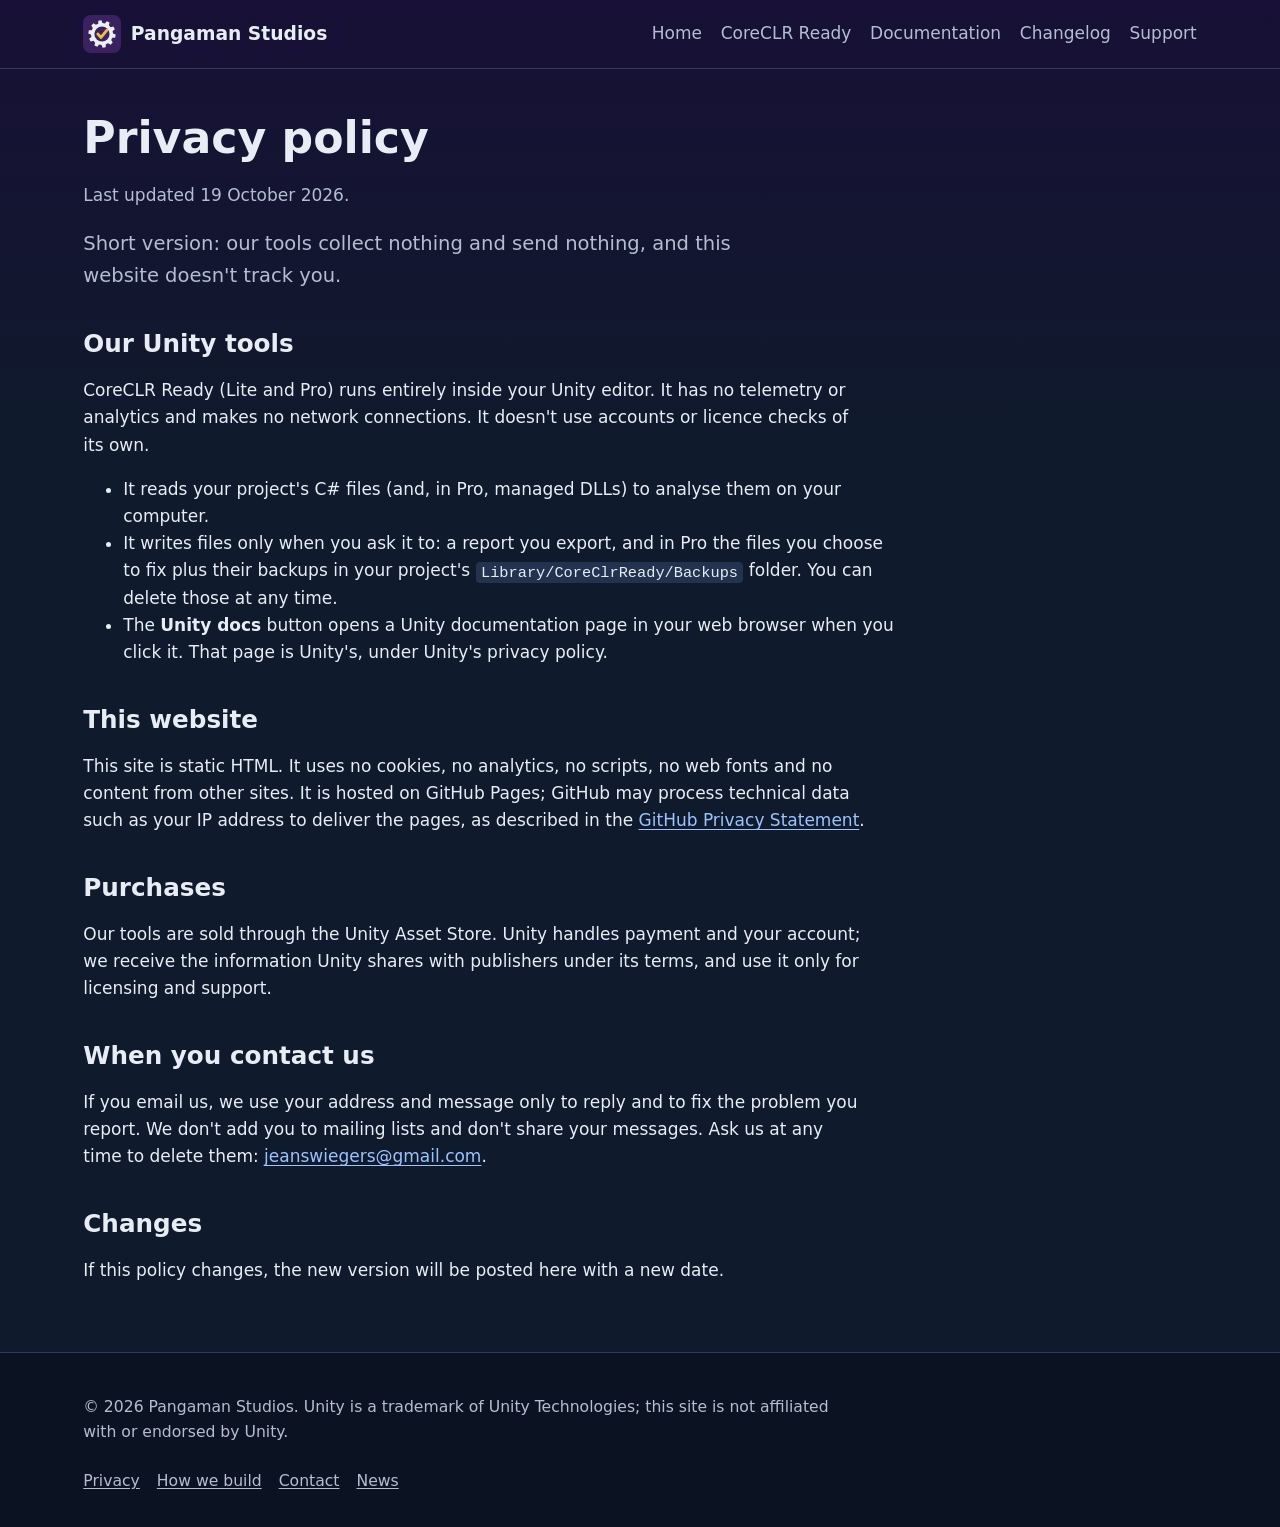
<file: privacy.html>
<!doctype html>
<html lang="en">
<head>
<meta charset="utf-8">
<meta name="viewport" content="width=device-width, initial-scale=1">
<title>Privacy policy · Pangaman Studios</title>
<meta name="description" content="Pangaman Studios tools collect no data and make no network calls.">
<meta name="referrer" content="no-referrer">
<meta http-equiv="Content-Security-Policy" content="default-src 'self'; img-src 'self'; style-src 'self'; script-src 'none'; object-src 'none'; base-uri 'self'; form-action 'none'">
<link rel="icon" href="favicon.svg" type="image/svg+xml">
<link rel="stylesheet" href="assets/site.css">
</head>
<body>
<a class="skip" href="#main">Skip to content</a>
<header class="site"><div class="wrap">
<a class="brand" href="index.html"><img src="assets/img/mark.svg" alt="" width="36" height="36">Pangaman Studios</a>
<nav class="main" aria-label="Main"><ul><li><a href="index.html">Home</a></li><li><a href="coreclr-ready.html">CoreCLR Ready</a></li><li><a href="docs.html">Documentation</a></li><li><a href="changelog.html">Changelog</a></li><li><a href="support.html">Support</a></li></ul></nav>
</div></header>
<main id="main"><div class="wrap">
<h1>Privacy policy</h1>
<p class="muted">Last updated 19 October 2026.</p>
<p class="lead">Short version: our tools collect nothing and send nothing, and this website doesn't track you.</p>
<h2>Our Unity tools</h2>
<p>CoreCLR Ready (Lite and Pro) runs entirely inside your Unity editor. It has no telemetry or analytics and makes no
network connections. It doesn't use accounts or licence checks of its own.</p>
<ul>
<li>It reads your project's C# files (and, in Pro, managed DLLs) to analyse them on your computer.</li>
<li>It writes files only when you ask it to: a report you export, and in Pro the files you choose to fix plus their
backups in your project's <code>Library/CoreClrReady/Backups</code> folder. You can delete those at any time.</li>
<li>The <strong>Unity docs</strong> button opens a Unity documentation page in your web browser when you click it.
That page is Unity's, under Unity's privacy policy.</li>
</ul>
<h2>This website</h2>
<p>This site is static HTML. It uses no cookies, no analytics, no scripts, no web fonts and no content from other
sites. It is hosted on GitHub Pages; GitHub may process technical data such as your IP address to deliver the
pages, as described in the <a href="https://docs.github.com/en/site-policy/privacy-policies/github-general-privacy-statement">GitHub
Privacy Statement</a>.</p>
<h2>Purchases</h2>
<p>Our tools are sold through the Unity Asset Store. Unity handles payment and your account; we receive the
information Unity shares with publishers under its terms, and use it only for licensing and support.</p>
<h2>When you contact us</h2>
<p>If you email us, we use your address and message only to reply and to fix the problem you report. We don't add
you to mailing lists and don't share your messages. Ask us at any time to delete them:
<a href="mailto:jeanswiegers@gmail.com">jeanswiegers@gmail.com</a>.</p>
<h2>Changes</h2>
<p>If this policy changes, the new version will be posted here with a new date.</p>

</div></main>
<footer class="site"><div class="wrap">
<p>© 2026 Pangaman Studios. Unity is a trademark of Unity Technologies; this site is not affiliated with or endorsed by Unity.</p>
<ul><li><a href="privacy.html">Privacy</a></li><li><a href="how-we-build.html">How we build</a></li><li><a href="support.html">Contact</a></li><li><a href="changelog.html">News</a></li></ul>
</div></footer>
</body>
</html>
</file>
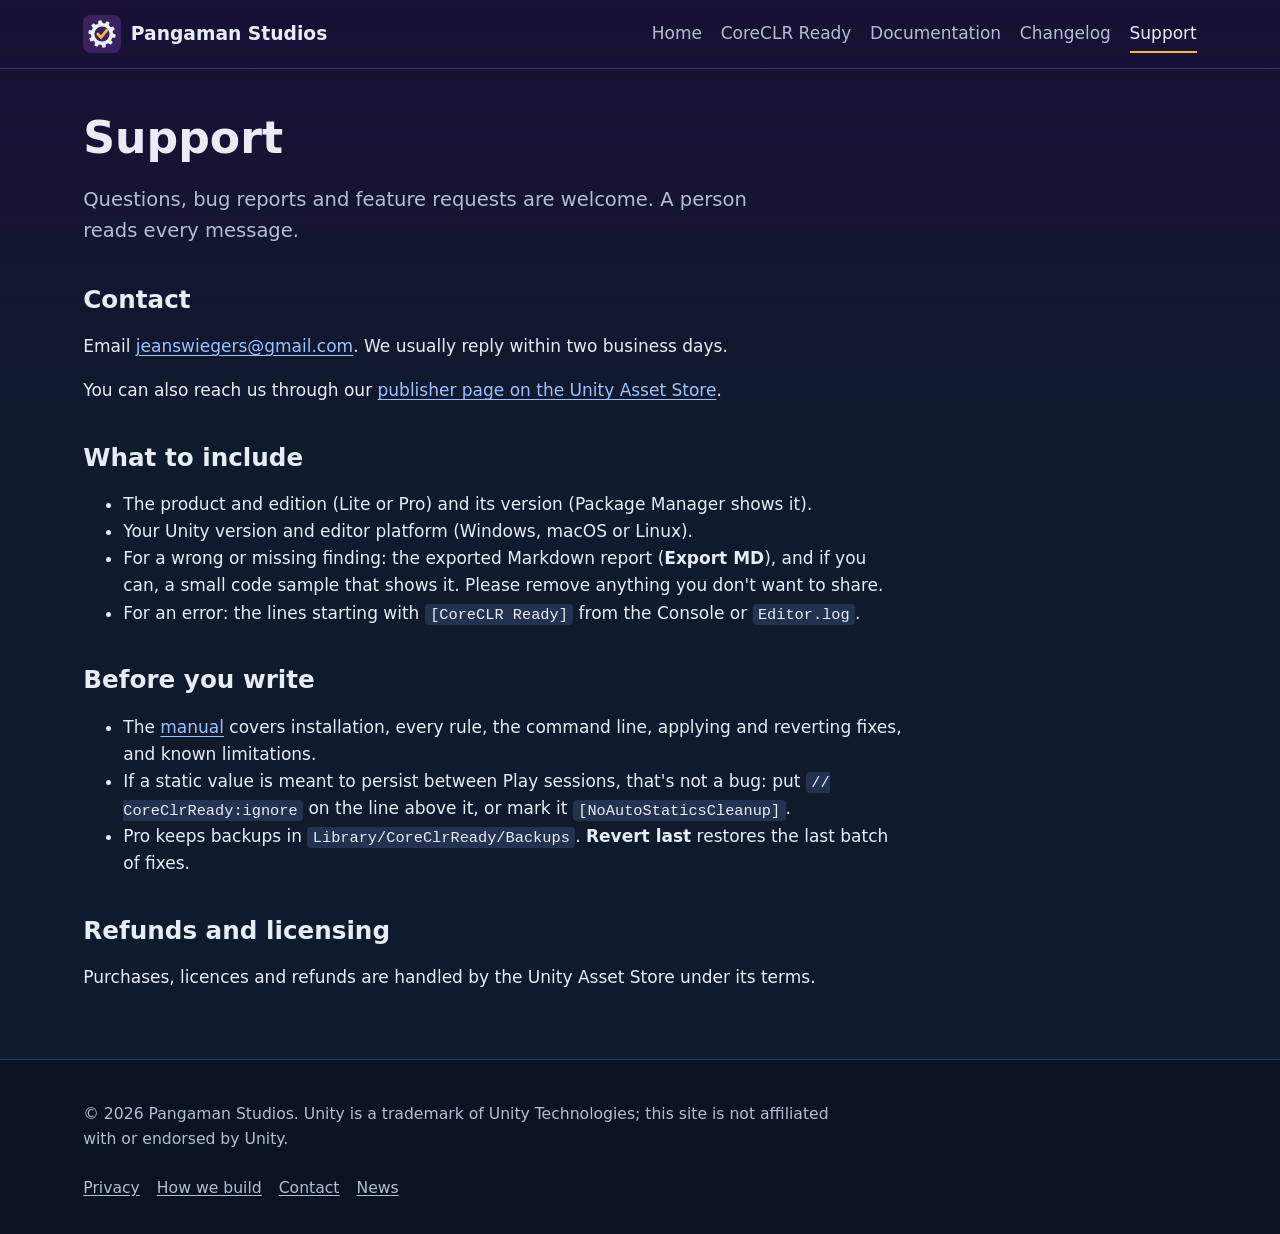
<file: support.html>
<!doctype html>
<html lang="en">
<head>
<meta charset="utf-8">
<meta name="viewport" content="width=device-width, initial-scale=1">
<title>Support · Pangaman Studios</title>
<meta name="description" content="How to get help with Pangaman Studios tools.">
<meta name="referrer" content="no-referrer">
<meta http-equiv="Content-Security-Policy" content="default-src 'self'; img-src 'self'; style-src 'self'; script-src 'none'; object-src 'none'; base-uri 'self'; form-action 'none'">
<link rel="icon" href="favicon.svg" type="image/svg+xml">
<link rel="stylesheet" href="assets/site.css">
</head>
<body>
<a class="skip" href="#main">Skip to content</a>
<header class="site"><div class="wrap">
<a class="brand" href="index.html"><img src="assets/img/mark.svg" alt="" width="36" height="36">Pangaman Studios</a>
<nav class="main" aria-label="Main"><ul><li><a href="index.html">Home</a></li><li><a href="coreclr-ready.html">CoreCLR Ready</a></li><li><a href="docs.html">Documentation</a></li><li><a href="changelog.html">Changelog</a></li><li><a href="support.html" aria-current="page">Support</a></li></ul></nav>
</div></header>
<main id="main"><div class="wrap">
<h1>Support</h1>
<p class="lead">Questions, bug reports and feature requests are welcome. A person reads every message.</p>
<h2>Contact</h2>
<p>Email <a href="mailto:jeanswiegers@gmail.com">jeanswiegers@gmail.com</a>. We usually reply within two business days.</p>
<p>You can also reach us through our <a href="https://assetstore.unity.com/">publisher page on the Unity Asset Store</a>.</p>
<h2>What to include</h2>
<ul>
<li>The product and edition (Lite or Pro) and its version (Package Manager shows it).</li>
<li>Your Unity version and editor platform (Windows, macOS or Linux).</li>
<li>For a wrong or missing finding: the exported Markdown report (<strong>Export MD</strong>), and if you can, a small
code sample that shows it. Please remove anything you don't want to share.</li>
<li>For an error: the lines starting with <code>[CoreCLR Ready]</code> from the Console or <code>Editor.log</code>.</li>
</ul>
<h2>Before you write</h2>
<ul>
<li>The <a href="docs.html">manual</a> covers installation, every rule, the command line, applying and reverting fixes, and known limitations.</li>
<li>If a static value is meant to persist between Play sessions, that's not a bug: put <code>// CoreClrReady:ignore</code>
on the line above it, or mark it <code>[NoAutoStaticsCleanup]</code>.</li>
<li>Pro keeps backups in <code>Library/CoreClrReady/Backups</code>. <strong>Revert last</strong> restores the last batch of fixes.</li>
</ul>
<h2>Refunds and licensing</h2>
<p>Purchases, licences and refunds are handled by the Unity Asset Store under its terms.</p>

</div></main>
<footer class="site"><div class="wrap">
<p>© 2026 Pangaman Studios. Unity is a trademark of Unity Technologies; this site is not affiliated with or endorsed by Unity.</p>
<ul><li><a href="privacy.html">Privacy</a></li><li><a href="how-we-build.html">How we build</a></li><li><a href="support.html">Contact</a></li><li><a href="changelog.html">News</a></li></ul>
</div></footer>
</body>
</html>
</file>
<file: assets/site.css>
/* Pangaman Studios site. No web fonts, no scripts. */
:root {
  --bg: #0f1a2c; --bg2: #15233a; --panel: #1b2a44; --line: #2c3d5c;
  --text: #e8edf5; --muted: #b3bfd1; --accent: #f5b942; --lite: #4ade80; --link: #9cc3ff;
  --purple: #3a2160; --max: 68rem;
  font-family: system-ui, -apple-system, "Segoe UI", Roboto, "Noto Sans", Ubuntu, Cantarell, sans-serif;
  font-size: 106.25%; line-height: 1.6; color-scheme: dark;
}
* { box-sizing: border-box; }
html { background: var(--bg); }
body { margin: 0; color: var(--text); background: linear-gradient(180deg, #181036 0, var(--bg) 26rem) no-repeat, var(--bg); }
a { color: var(--link); text-underline-offset: .15em; }
a:hover { color: #cfe1ff; }
:focus-visible { outline: 3px solid var(--accent); outline-offset: 2px; border-radius: 3px; }
img { max-width: 100%; height: auto; }
code, pre, kbd { font-family: ui-monospace, "SFMono-Regular", Menlo, Consolas, "Liberation Mono", monospace; font-size: .9em; }
code { background: #22324f; padding: .1em .35em; border-radius: 4px; }
pre { background: #0b1322; border: 1px solid var(--line); padding: 1rem; overflow-x: auto; border-radius: 8px; line-height: 1.45; }
pre code { background: none; padding: 0; }
.skip { position: absolute; left: -999px; top: 0; background: var(--accent); color: #111; padding: .5rem 1rem; z-index: 10; }
.skip:focus { left: 1rem; }
.wrap { max-width: var(--max); margin: 0 auto; padding: 0 1.25rem; }

header.site { border-bottom: 1px solid var(--line); }
header.site .wrap { display: flex; flex-wrap: wrap; align-items: center; gap: .5rem 1.5rem; padding-top: .9rem; padding-bottom: .9rem; }
.brand { display: flex; align-items: center; gap: .6rem; color: var(--text); text-decoration: none; font-weight: 700; font-size: 1.1rem; }
.brand img { width: 2.2rem; height: 2.2rem; }
nav.main ul { display: flex; flex-wrap: wrap; gap: .25rem 1.1rem; list-style: none; margin: 0; padding: 0; }
nav.main a { color: var(--muted); text-decoration: none; padding: .3rem 0; display: inline-block; }
nav.main a:hover, nav.main a[aria-current="page"] { color: var(--text); box-shadow: inset 0 -2px 0 var(--accent); }
@media (min-width: 52rem) { nav.main { margin-left: auto; } }

main { padding: 2rem 0 3rem; }
h1 { font-size: clamp(1.8rem, 4vw, 2.6rem); line-height: 1.2; margin: .5rem 0 1rem; }
h2 { font-size: 1.45rem; margin: 2.2rem 0 .8rem; line-height: 1.3; }
h3 { font-size: 1.15rem; margin: 1.6rem 0 .5rem; }
p, li { max-width: 46rem; }
.lead { font-size: 1.15rem; color: var(--muted); max-width: 42rem; }
.muted { color: var(--muted); }
.hero { display: grid; gap: 2rem; align-items: center; grid-template-columns: 1fr; padding: 1rem 0 1rem; }
@media (min-width: 56rem) { .hero { grid-template-columns: 1.05fr 1fr; } }
.hero .mark { width: 4.5rem; height: 4.5rem; }
.cards { display: grid; gap: 1rem; grid-template-columns: repeat(auto-fit, minmax(16rem, 1fr)); margin: 1rem 0; }
.card { background: var(--panel); border: 1px solid var(--line); border-radius: 12px; padding: 1.2rem 1.3rem; }
.card h3 { margin-top: 0; }
.card.lite { border-top: 4px solid var(--lite); }
.card.pro { border-top: 4px solid var(--accent); }
.card ul { padding-left: 1.2rem; margin: .5rem 0 1rem; }
.btn { display: inline-block; padding: .6rem 1.1rem; border-radius: 8px; background: var(--accent); color: #1b1300; font-weight: 700; text-decoration: none; }
.btn:hover { background: #ffd27a; color: #1b1300; }
.btn.ghost { background: transparent; color: var(--text); border: 1px solid var(--line); }
.btn.ghost:hover { border-color: var(--muted); color: var(--text); }
.btns { display: flex; flex-wrap: wrap; gap: .6rem; margin-top: 1rem; }
.placeholder { background: #4a3500; color: #ffe2a3; padding: 0 .3em; border-radius: 3px; font-family: ui-monospace, Menlo, Consolas, monospace; font-size: .88em; }
figure { margin: 1.2rem 0 2rem; }
figure img { border: 1px solid var(--line); border-radius: 8px; display: block; }
figcaption { color: var(--muted); font-size: .92rem; margin-top: .5rem; }
.shots { display: grid; gap: 1.2rem; grid-template-columns: repeat(auto-fit, minmax(20rem, 1fr)); }
.shots figure { margin: 0; }
table { border-collapse: collapse; width: 100%; margin: 1rem 0; font-size: .95rem; display: block; overflow-x: auto; }
th, td { border: 1px solid var(--line); padding: .45rem .6rem; text-align: left; vertical-align: top; }
th { background: var(--bg2); }
.note { background: var(--bg2); border-left: 4px solid var(--accent); padding: .8rem 1rem; border-radius: 0 8px 8px 0; margin: 1.2rem 0; }
.doc { display: grid; gap: 2rem; grid-template-columns: 1fr; }
@media (min-width: 60rem) { .doc { grid-template-columns: 15rem minmax(0, 1fr); } .doc nav.toc { position: sticky; top: 1rem; align-self: start; } }
nav.toc { font-size: .93rem; }
nav.toc ul { list-style: none; padding-left: 0; margin: .3rem 0; }
nav.toc ul ul { padding-left: 1rem; }
nav.toc a { color: var(--muted); text-decoration: none; display: block; padding: .15rem 0; }
nav.toc a:hover { color: var(--text); }
.prose h1 { margin-top: 0; }
footer.site { border-top: 1px solid var(--line); background: #0b1322; color: var(--muted); font-size: .92rem; }
footer.site .wrap { padding-top: 1.5rem; padding-bottom: 2rem; display: flex; flex-wrap: wrap; gap: .5rem 2rem; justify-content: space-between; }
footer.site a { color: var(--muted); }
footer.site ul { list-style: none; margin: 0; padding: 0; display: flex; flex-wrap: wrap; gap: .3rem 1rem; }
@media print { body { background: #fff; color: #000; } header.site, footer.site, nav.toc { display: none; } a { color: #000; } }
</file>
